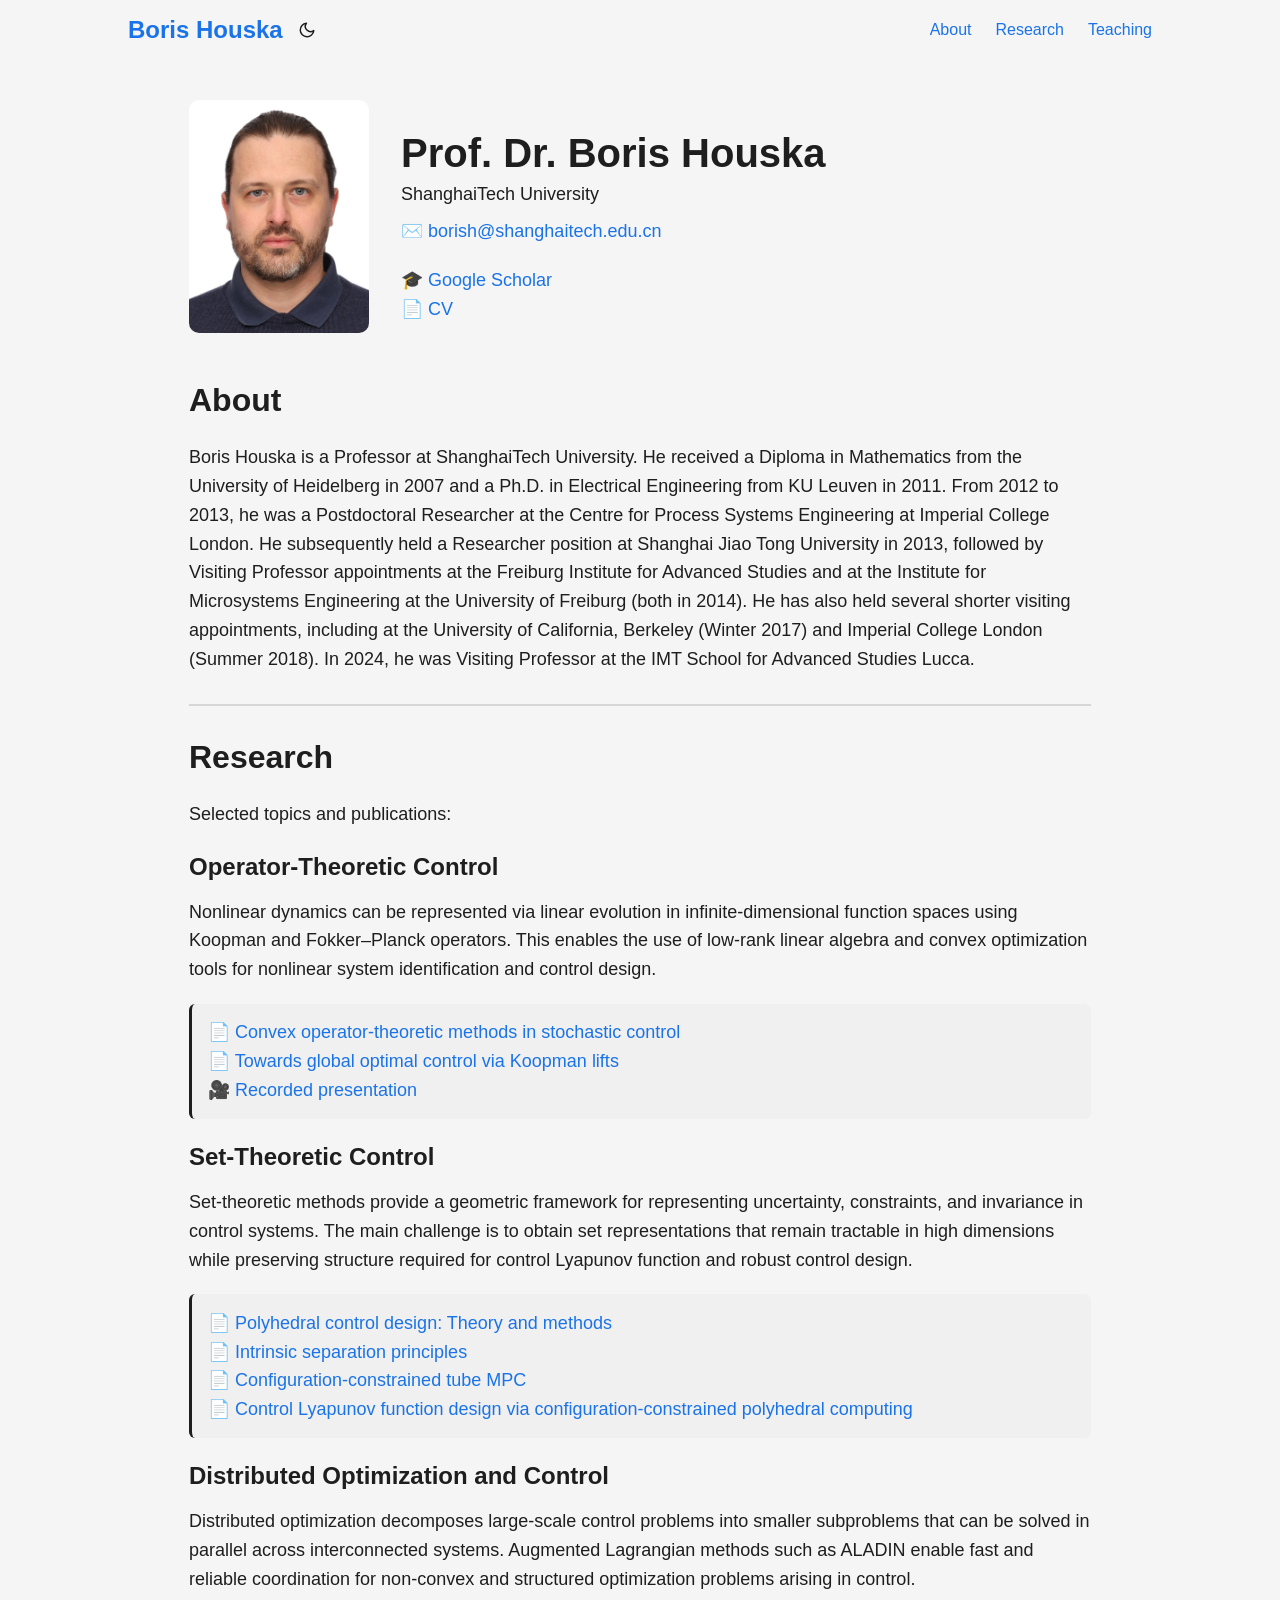
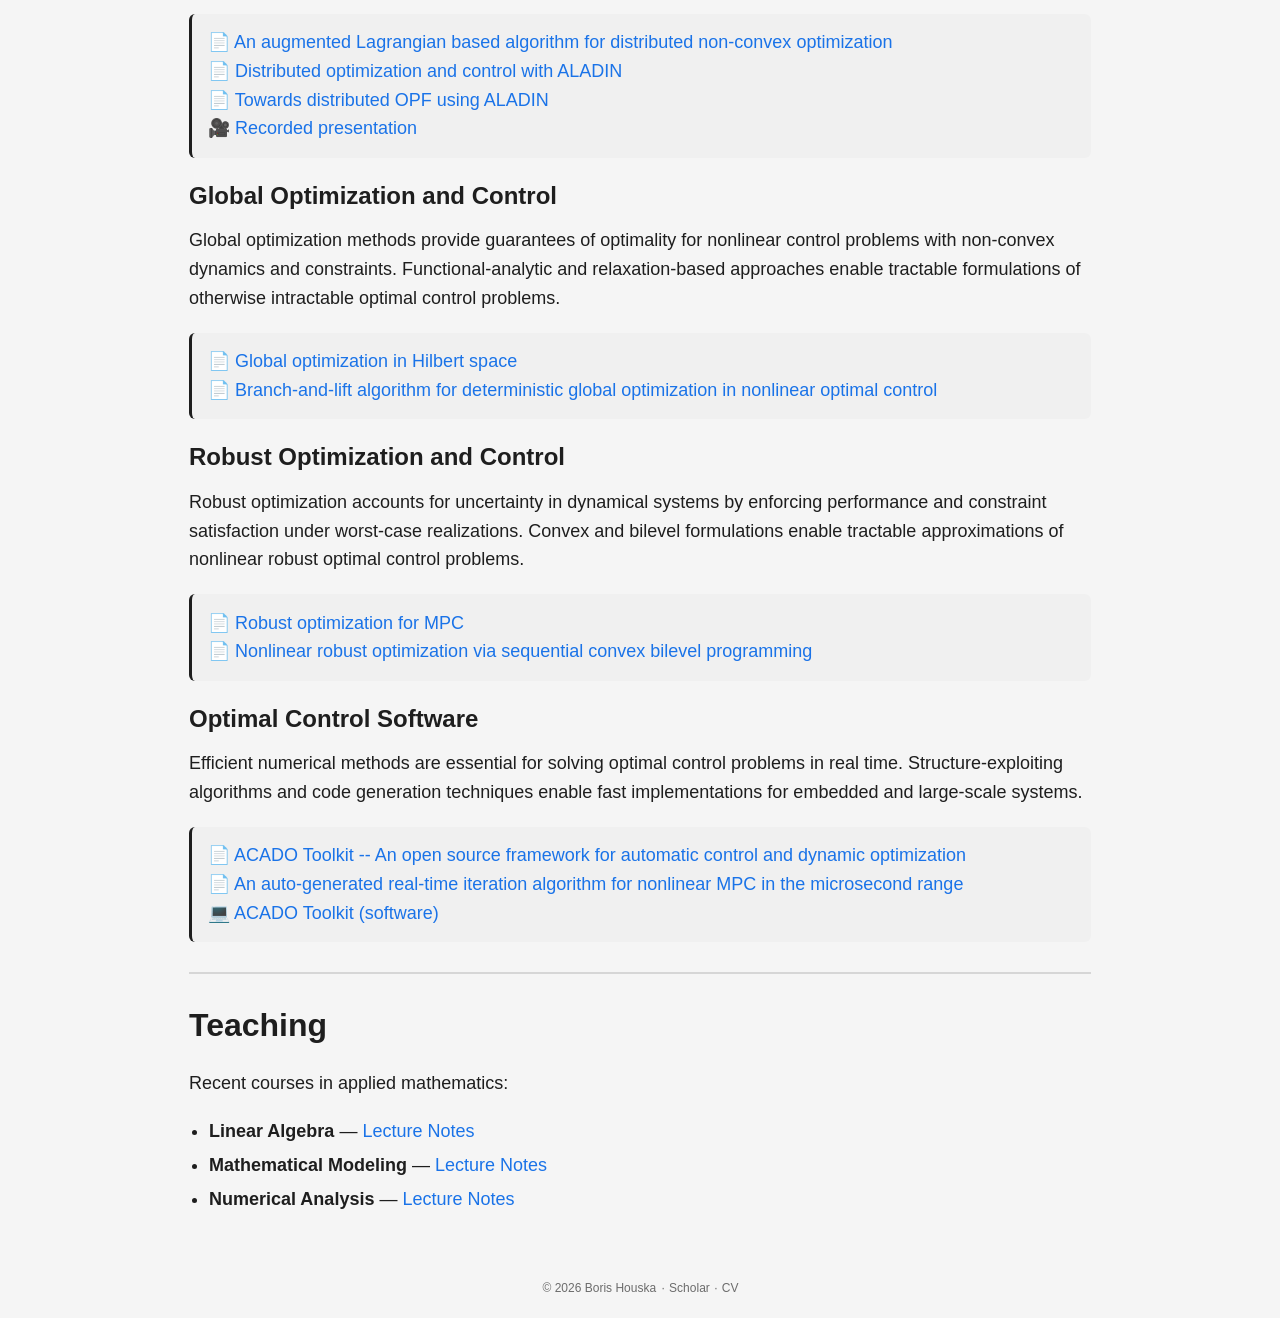
<file: index.html>
<!DOCTYPE html>
<html lang="en" dir="auto" data-theme="auto">

<head>
	<meta name="generator" content="Hugo 0.164.0"><meta charset="utf-8">
<meta http-equiv="X-UA-Compatible" content="IE=edge">
<meta name="viewport" content="width=device-width, initial-scale=1, shrink-to-fit=no">
<meta name="robots" content="index, follow">
<title>Boris Houska</title>

<meta name="description" content="">
<meta name="author" content="">
<link rel="canonical" href="https://boris-houska.github.io/">
<link crossorigin="anonymous" href="/assets/css/stylesheet.ed19f2a38a048118742281a5e0a6885731ac2a818f790fe9a4c237622e918c43.css" integrity="sha256-7Rnyo4oEgRh0IoGl4KaIVzGsKoGPeQ/ppMI3Yi6RjEM=" rel="preload stylesheet" as="style">
<link rel="icon" href="https://boris-houska.github.io/favicon.ico">
<link rel="icon" type="image/png" sizes="16x16" href="https://boris-houska.github.io/favicon-16x16.png">
<link rel="icon" type="image/png" sizes="32x32" href="https://boris-houska.github.io/favicon-32x32.png">
<link rel="apple-touch-icon" href="https://boris-houska.github.io/apple-touch-icon.png">
<link rel="mask-icon" href="https://boris-houska.github.io/safari-pinned-tab.svg">
<meta name="theme-color" content="#2e2e33">
<meta name="msapplication-TileColor" content="#2e2e33">
<link rel="alternate" type="application/rss+xml" href="https://boris-houska.github.io/index.xml" title="rss">
<link rel="alternate" hreflang="en" href="https://boris-houska.github.io/">
<noscript>
    <style>
        #theme-toggle,
        .top-link {
            display: none;
        }

    </style>
    <style>
        @media (prefers-color-scheme: dark) {
            :root {
                --theme: rgb(29, 30, 32);
                --entry: rgb(46, 46, 51);
                --primary: rgb(218, 218, 219);
                --secondary: rgb(155, 156, 157);
                --tertiary: rgb(65, 66, 68);
                --content: rgb(196, 196, 197);
                --code-block-bg: rgb(46, 46, 51);
                --code-bg: rgb(55, 56, 62);
                --border: rgb(51, 51, 51);
                color-scheme: dark;
            }

            .list {
                background: var(--theme);
            }

            .toc {
                background: var(--entry);
            }
        }

    </style>
</noscript>
<script>
    if (localStorage.getItem("pref-theme") === "dark") {
        document.querySelector("html").dataset.theme = 'dark';
    } else if (localStorage.getItem("pref-theme") === "light") {
       document.querySelector("html").dataset.theme = 'light';
    } else if (window.matchMedia('(prefers-color-scheme: dark)').matches) {
        document.querySelector("html").dataset.theme = 'dark';
    } else {
        document.querySelector("html").dataset.theme = 'light';
    }

</script><meta property="og:url" content="https://boris-houska.github.io/">
  <meta property="og:site_name" content="Boris Houska">
  <meta property="og:title" content="Boris Houska">
  <meta property="og:description" content="Prof. Dr. Boris Houska ShanghaiTech University
✉️ borish@shanghaitech.edu.cn
🎓 Google Scholar 📄 CV About Boris Houska is a Professor at ShanghaiTech University. He received a Diploma in Mathematics from the University of Heidelberg in 2007 and a Ph.D. in Electrical Engineering from KU Leuven in 2011. From 2012 to 2013, he was a Postdoctoral Researcher at the Centre for Process Systems Engineering at Imperial College London. He subsequently held a Researcher position at Shanghai Jiao Tong University in 2013, followed by Visiting Professor appointments at the Freiburg Institute for Advanced Studies and at the Institute for Microsystems Engineering at the University of Freiburg (both in 2014). He has also held several shorter visiting appointments, including at the University of California, Berkeley (Winter 2017) and Imperial College London (Summer 2018). In 2024, he was Visiting Professor at the IMT School for Advanced Studies Lucca.">
  <meta property="og:locale" content="en_us">
  <meta property="og:type" content="website">

  <meta name="twitter:card" content="summary">
  <meta name="twitter:title" content="Boris Houska">
  <meta name="twitter:description" content="Prof. Dr. Boris Houska ShanghaiTech University
✉️ borish@shanghaitech.edu.cn
🎓 Google Scholar 📄 CV About Boris Houska is a Professor at ShanghaiTech University. He received a Diploma in Mathematics from the University of Heidelberg in 2007 and a Ph.D. in Electrical Engineering from KU Leuven in 2011. From 2012 to 2013, he was a Postdoctoral Researcher at the Centre for Process Systems Engineering at Imperial College London. He subsequently held a Researcher position at Shanghai Jiao Tong University in 2013, followed by Visiting Professor appointments at the Freiburg Institute for Advanced Studies and at the Institute for Microsystems Engineering at the University of Freiburg (both in 2014). He has also held several shorter visiting appointments, including at the University of California, Berkeley (Winter 2017) and Imperial College London (Summer 2018). In 2024, he was Visiting Professor at the IMT School for Advanced Studies Lucca.">

<script type="application/ld+json">
{
  "@context": "https://schema.org",
  "@type": "Organization",
  "name": "Boris Houska",
  "url": "https://boris-houska.github.io/",
  "description": "",
  "logo": "https://boris-houska.github.io/favicon.ico",
  "sameAs": [
      
  ]
}
</script>
</head>
<body class="list" id="top">
    <header class="header">
    <nav class="header-nav">
        <div class="logo">
            <a href="https://boris-houska.github.io/" accesskey="h" title="Boris Houska (Alt + H)">Boris Houska</a>
            <div class="logo-switches">
                <button id="theme-toggle" class="theme-toggle" accesskey="t" title="(Alt + T)" aria-label="Toggle theme">
                    <svg class="moon" xmlns="http://www.w3.org/2000/svg" width="18" height="18" viewBox="0 0 24 24"
                        fill="none" stroke="currentColor" stroke-width="2" stroke-linecap="round"
                        stroke-linejoin="round">
                        <path d="M21 12.79A9 9 0 1 1 11.21 3 7 7 0 0 0 21 12.79z"></path>
                    </svg>
                    <svg class="sun" xmlns="http://www.w3.org/2000/svg" width="18" height="18" viewBox="0 0 24 24"
                        fill="none" stroke="currentColor" stroke-width="2" stroke-linecap="round"
                        stroke-linejoin="round">
                        <circle cx="12" cy="12" r="5"></circle>
                        <line x1="12" y1="1" x2="12" y2="3"></line>
                        <line x1="12" y1="21" x2="12" y2="23"></line>
                        <line x1="4.22" y1="4.22" x2="5.64" y2="5.64"></line>
                        <line x1="18.36" y1="18.36" x2="19.78" y2="19.78"></line>
                        <line x1="1" y1="12" x2="3" y2="12"></line>
                        <line x1="21" y1="12" x2="23" y2="12"></line>
                        <line x1="4.22" y1="19.78" x2="5.64" y2="18.36"></line>
                        <line x1="18.36" y1="5.64" x2="19.78" y2="4.22"></line>
                    </svg>
                </button>
            </div>
        </div>
        <ul id="menu" class="menu">
            <li>
                <a href="https://boris-houska.github.io/#about" title="About">
                    <span>About</span>
                </a>
            </li>
            <li>
                <a href="https://boris-houska.github.io/#research" title="Research">
                    <span>Research</span>
                </a>
            </li>
            <li>
                <a href="https://boris-houska.github.io/#teaching" title="Teaching">
                    <span>Teaching</span>
                </a>
            </li>
        </ul>
    </nav>
</header>
<main class="main"> 
<div class="md-content"><div style="display: flex; align-items: center; gap: 2rem; margin-bottom: 2rem;">
  <div style="flex: 0 0 180px;">
    <img src="/profile.jpg" style="width: 180px; border-radius: 10px;">
  </div>
<div>
  <h1 style="margin-bottom: 0.2rem;">Prof. Dr. Boris Houska</h1>
  <p style="margin: 0;">ShanghaiTech University</p>
  <p style="margin-top: 0.5rem;">
    ✉️ <a href="mailto:borish@shanghaitech.edu.cn">borish@shanghaitech.edu.cn</a><br>
  </p>
  <p style="margin-top: 0.5rem;">
    <a href="https://scholar.google.com/citations?user=FetRI5cAAAAJ&hl=en" target="_blank">
      🎓 Google Scholar
    </a><br>
    <a href="/cv.pdf" target="_blank">
      📄 CV
    </a>
  </p>
</div>
</div>
<h2 id="about">About<a hidden class="anchor" aria-hidden="true" href="#about">#</a></h2>
<p>Boris Houska is a Professor at ShanghaiTech University. He received a Diploma in Mathematics from the University of Heidelberg in 2007 and a Ph.D. in Electrical Engineering from KU Leuven in 2011. From 2012 to 2013, he was a Postdoctoral Researcher at the Centre for Process Systems Engineering at Imperial College London. He subsequently held a Researcher position at Shanghai Jiao Tong University in 2013, followed by Visiting Professor appointments at the Freiburg Institute for Advanced Studies and at the Institute for Microsystems Engineering at the University of Freiburg (both in 2014). He has also held several shorter visiting appointments, including at the University of California, Berkeley (Winter 2017) and Imperial College London (Summer 2018). In 2024, he was Visiting Professor at the IMT School for Advanced Studies Lucca.</p>
<hr>
<h2 id="research">Research<a hidden class="anchor" aria-hidden="true" href="#research">#</a></h2>
<p>Selected topics and publications:</p>
<h3 id="operator-theoretic-control">Operator-Theoretic Control<a hidden class="anchor" aria-hidden="true" href="#operator-theoretic-control">#</a></h3>
<p>Nonlinear dynamics can be represented via linear evolution in infinite-dimensional function spaces using Koopman and Fokker–Planck operators. This enables the use of low-rank linear algebra and convex optimization tools for nonlinear system identification and control design.</p>
<div class="card">
📄 <a href="/papers/Houska2025.pdf">Convex operator-theoretic methods in stochastic control</a><br>
📄 <a href="/papers/Villanueva2021.pdf">Towards global optimal control via Koopman lifts</a><br>
🎥 <a href="https://www.imsi.institute/videos/operator-theoretic-learning-and-control-a-paradigm-shift-in-stochastic-systems-theory/">Recorded presentation</a>
</div>
<h3 id="set-theoretic-control">Set-Theoretic Control<a hidden class="anchor" aria-hidden="true" href="#set-theoretic-control">#</a></h3>
<p>Set-theoretic methods provide a geometric framework for representing uncertainty, constraints, and invariance in control systems. The main challenge is to obtain set representations that remain tractable in high dimensions while preserving structure required for control Lyapunov function and robust control design.</p>
<div class="card">
📄 <a href="/papers/Houska2025a.pdf">Polyhedral control design: Theory and methods</a><br>
📄 <a href="/papers/Houska2026a.pdf">Intrinsic separation principles</a><br>
📄 <a href="/papers/Villanueva2024.pdf">Configuration-constrained tube MPC</a><br>
📄 <a href="/papers/Houska2026.pdf">Control Lyapunov function design via configuration-constrained polyhedral computing</a>
</div>
<h3 id="distributed-optimization-and-control">Distributed Optimization and Control<a hidden class="anchor" aria-hidden="true" href="#distributed-optimization-and-control">#</a></h3>
<p>Distributed optimization decomposes large-scale control problems into smaller subproblems that can be solved in parallel across interconnected systems. Augmented Lagrangian methods such as ALADIN enable fast and reliable coordination for non-convex and structured optimization problems arising in control.</p>
<div class="card">
📄 <a href="/papers/ALADIN.pdf">An augmented Lagrangian based algorithm for distributed non-convex optimization</a><br>
📄 <a href="/papers/AladinChapter.pdf">Distributed optimization and control with ALADIN</a><br>
📄 <a href="/papers/DistributedOPF.pdf">Towards distributed OPF using ALADIN</a><br>
🎥 <a href="https://www.youtube.com/watch?v=KTjygBLgCXM">Recorded presentation</a>
</div>
<h3 id="global-optimization-and-control">Global Optimization and Control<a hidden class="anchor" aria-hidden="true" href="#global-optimization-and-control">#</a></h3>
<p>Global optimization methods provide guarantees of optimality for nonlinear control problems with non-convex dynamics and constraints. Functional-analytic and relaxation-based approaches enable tractable formulations of otherwise intractable optimal control problems.</p>
<div class="card">
📄 <a href="/papers/GlobalHilbert.pdf">Global optimization in Hilbert space</a><br>
📄 <a href="/papers/BranchAndLift.pdf">Branch-and-lift algorithm for deterministic global optimization in nonlinear optimal control</a>
</div>
<h3 id="robust-optimization-and-control">Robust Optimization and Control<a hidden class="anchor" aria-hidden="true" href="#robust-optimization-and-control">#</a></h3>
<p>Robust optimization accounts for uncertainty in dynamical systems by enforcing performance and constraint satisfaction under worst-case realizations. Convex and bilevel formulations enable tractable approximations of nonlinear robust optimal control problems.</p>
<div class="card">
📄 <a href="/papers/RMPC.pdf">Robust optimization for MPC</a><br>
📄 <a href="/papers/Houska2013.pdf">Nonlinear robust optimization via sequential convex bilevel programming</a>
</div>
<h3 id="optimal-control-software">Optimal Control Software<a hidden class="anchor" aria-hidden="true" href="#optimal-control-software">#</a></h3>
<p>Efficient numerical methods are essential for solving optimal control problems in real time. Structure-exploiting algorithms and code generation techniques enable fast implementations for embedded and large-scale systems.</p>
<div class="card">
📄 <a href="/papers/Houska2011.pdf">ACADO Toolkit -- An open source framework for automatic control and dynamic optimization</a><br>
📄 <a href="/papers/Houska2011a.pdf">An auto-generated real-time iteration algorithm for nonlinear MPC in the microsecond range</a><br>
💻 <a href="https://acado.github.io/">ACADO Toolkit (software)</a>
</div>
<hr>
<h2 id="teaching">Teaching<a hidden class="anchor" aria-hidden="true" href="#teaching">#</a></h2>
<p>Recent courses in applied mathematics:</p>
<ul>
<li><strong>Linear Algebra</strong> — <a href="/lectures/LinearAlgebra.pdf">Lecture Notes</a></li>
<li><strong>Mathematical Modeling</strong> — <a href="/lectures/MathematicalModeling.pdf">Lecture Notes</a></li>
<li><strong>Numerical Analysis</strong> — <a href="/lectures/NumericalAnalysis.pdf">Lecture Notes</a></li>
</ul>


</div>
    </main>
    
<footer class="footer">
    <span>© 2026 Boris Houska</span>
    <span> · </span>
    <a href="https://scholar.google.com/citations?user=FetRI5cAAAAJ&hl=en">Scholar</a>
    <span> · </span>
    <a href="/cv.pdf">CV</a>
</footer>
<a href="#top" id="top-link" class="top-link hidden" aria-label="go to top" title="Go to Top (Alt + G)" accesskey="g">
    <svg xmlns="http://www.w3.org/2000/svg" viewBox="0 0 24 24" fill="none" stroke="currentColor" stroke-width="2"
        stroke-linecap="round" stroke-linejoin="round" class="feather feather-chevrons-up">
        <polyline points="17 11 12 6 7 11"></polyline>
        <polyline points="17 18 12 13 7 18"></polyline>
    </svg>
</a>

<script>
    let menu = document.getElementById('menu');
    if (menu) {
        
        const scrollPosition = localStorage.getItem("menu-scroll-position");
        if (scrollPosition) {
            menu.scrollLeft = parseInt(scrollPosition, 10);
        }
        
        menu.onscroll = function () {
            localStorage.setItem("menu-scroll-position", menu.scrollLeft);
        }
    }

    document.querySelectorAll('a[href^="#"]').forEach(anchor => {
        anchor.addEventListener("click", function (e) {
            e.preventDefault();
            var id = this.getAttribute("href").substr(1);
            if (!window.matchMedia('(prefers-reduced-motion: reduce)').matches) {
                document.querySelector(`[id='${decodeURIComponent(id)}']`).scrollIntoView({
                    behavior: "smooth"
                });
            } else {
                document.querySelector(`[id='${decodeURIComponent(id)}']`).scrollIntoView();
            }
            if (id === "top") {
                history.replaceState(null, null, " ");
            } else {
                history.pushState(null, null, `#${id}`);
            }
        });
    });

</script>
<script>
    var toplink = document.getElementById("top-link");
    window.onscroll = function () {
        const scrollThreshold = window.innerHeight;
        if (document.body.scrollTop > scrollThreshold || document.documentElement.scrollTop > scrollThreshold) {
            toplink.classList.remove("hidden");
        } else {
            toplink.classList.add("hidden");
        }
    };

</script>
<script>
    document.getElementById("theme-toggle").addEventListener("click", () => {
        const html = document.querySelector("html");
        if (html.dataset.theme === "dark") {
            html.dataset.theme = 'light';
            localStorage.setItem("pref-theme", 'light');
        } else {
            html.dataset.theme = 'dark';
            localStorage.setItem("pref-theme", 'dark');
        }
    })

</script>
</body>

</html>
</file>
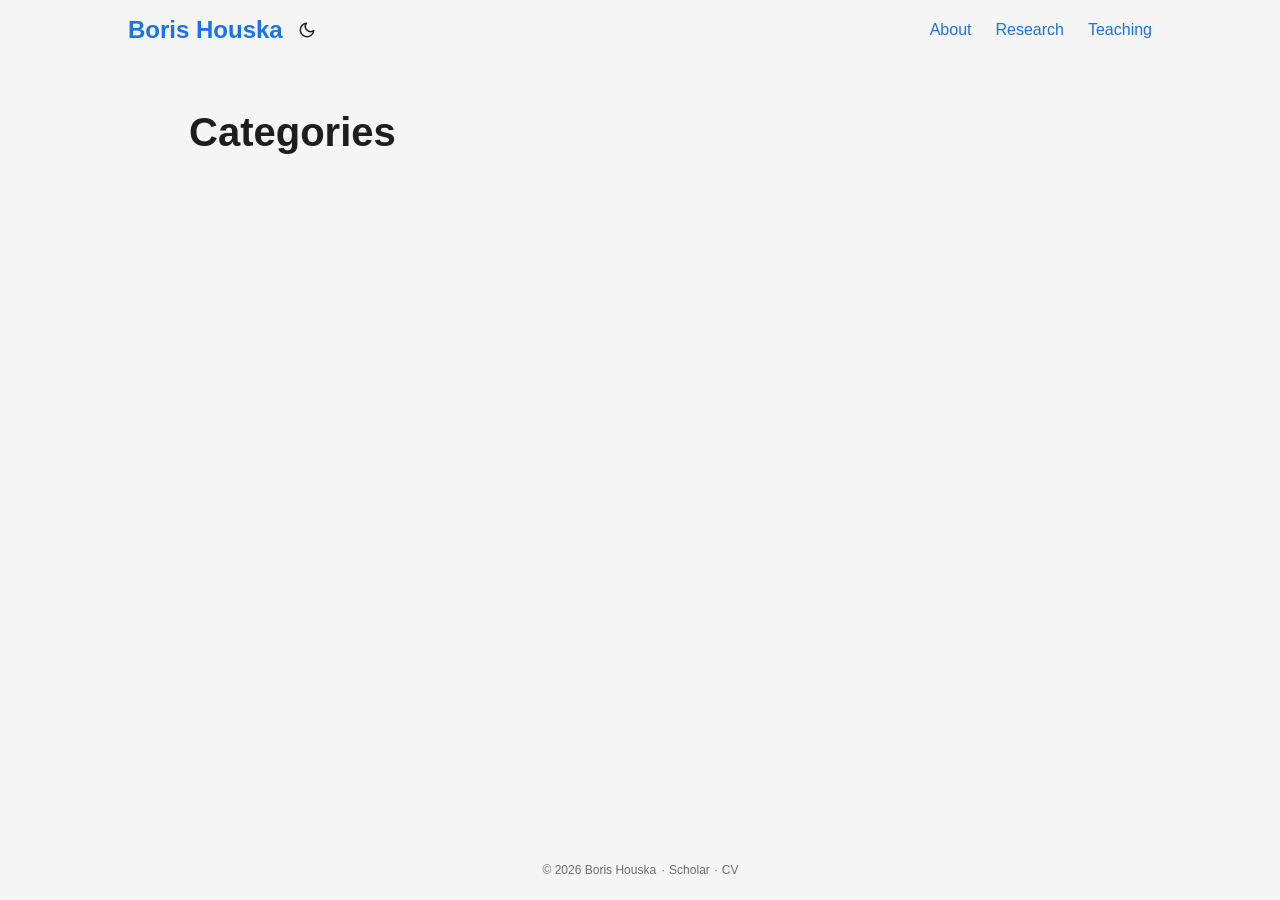
<file: categories/index.html>
<!DOCTYPE html>
<html lang="en" dir="auto" data-theme="auto">

<head><meta charset="utf-8">
<meta http-equiv="X-UA-Compatible" content="IE=edge">
<meta name="viewport" content="width=device-width, initial-scale=1, shrink-to-fit=no">
<meta name="robots" content="index, follow">
<title>Categories | Boris Houska</title>
<meta name="keywords" content="">
<meta name="description" content="">
<meta name="author" content="">
<link rel="canonical" href="https://boris-houska.github.io/categories/">
<link crossorigin="anonymous" href="/assets/css/stylesheet.ed19f2a38a048118742281a5e0a6885731ac2a818f790fe9a4c237622e918c43.css" integrity="sha256-7Rnyo4oEgRh0IoGl4KaIVzGsKoGPeQ/ppMI3Yi6RjEM=" rel="preload stylesheet" as="style">
<link rel="icon" href="https://boris-houska.github.io/favicon.ico">
<link rel="icon" type="image/png" sizes="16x16" href="https://boris-houska.github.io/favicon-16x16.png">
<link rel="icon" type="image/png" sizes="32x32" href="https://boris-houska.github.io/favicon-32x32.png">
<link rel="apple-touch-icon" href="https://boris-houska.github.io/apple-touch-icon.png">
<link rel="mask-icon" href="https://boris-houska.github.io/safari-pinned-tab.svg">
<meta name="theme-color" content="#2e2e33">
<meta name="msapplication-TileColor" content="#2e2e33">
<link rel="alternate" type="application/rss+xml" href="https://boris-houska.github.io/categories/index.xml" title="rss">
<link rel="alternate" hreflang="en" href="https://boris-houska.github.io/categories/">
<noscript>
    <style>
        #theme-toggle,
        .top-link {
            display: none;
        }

    </style>
    <style>
        @media (prefers-color-scheme: dark) {
            :root {
                --theme: rgb(29, 30, 32);
                --entry: rgb(46, 46, 51);
                --primary: rgb(218, 218, 219);
                --secondary: rgb(155, 156, 157);
                --tertiary: rgb(65, 66, 68);
                --content: rgb(196, 196, 197);
                --code-block-bg: rgb(46, 46, 51);
                --code-bg: rgb(55, 56, 62);
                --border: rgb(51, 51, 51);
                color-scheme: dark;
            }

            .list {
                background: var(--theme);
            }

            .toc {
                background: var(--entry);
            }
        }

    </style>
</noscript>
<script>
    if (localStorage.getItem("pref-theme") === "dark") {
        document.querySelector("html").dataset.theme = 'dark';
    } else if (localStorage.getItem("pref-theme") === "light") {
       document.querySelector("html").dataset.theme = 'light';
    } else if (window.matchMedia('(prefers-color-scheme: dark)').matches) {
        document.querySelector("html").dataset.theme = 'dark';
    } else {
        document.querySelector("html").dataset.theme = 'light';
    }

</script><meta property="og:url" content="https://boris-houska.github.io/categories/">
  <meta property="og:site_name" content="Boris Houska">
  <meta property="og:title" content="Categories">
  <meta property="og:locale" content="en_us">
  <meta property="og:type" content="website">

  <meta name="twitter:card" content="summary">
  <meta name="twitter:title" content="Categories">

</head>
<body class="list" id="top">
    <header class="header">
    <nav class="header-nav">
        <div class="logo">
            <a href="https://boris-houska.github.io/" accesskey="h" title="Boris Houska (Alt + H)">Boris Houska</a>
            <div class="logo-switches">
                <button id="theme-toggle" class="theme-toggle" accesskey="t" title="(Alt + T)" aria-label="Toggle theme">
                    <svg class="moon" xmlns="http://www.w3.org/2000/svg" width="18" height="18" viewBox="0 0 24 24"
                        fill="none" stroke="currentColor" stroke-width="2" stroke-linecap="round"
                        stroke-linejoin="round">
                        <path d="M21 12.79A9 9 0 1 1 11.21 3 7 7 0 0 0 21 12.79z"></path>
                    </svg>
                    <svg class="sun" xmlns="http://www.w3.org/2000/svg" width="18" height="18" viewBox="0 0 24 24"
                        fill="none" stroke="currentColor" stroke-width="2" stroke-linecap="round"
                        stroke-linejoin="round">
                        <circle cx="12" cy="12" r="5"></circle>
                        <line x1="12" y1="1" x2="12" y2="3"></line>
                        <line x1="12" y1="21" x2="12" y2="23"></line>
                        <line x1="4.22" y1="4.22" x2="5.64" y2="5.64"></line>
                        <line x1="18.36" y1="18.36" x2="19.78" y2="19.78"></line>
                        <line x1="1" y1="12" x2="3" y2="12"></line>
                        <line x1="21" y1="12" x2="23" y2="12"></line>
                        <line x1="4.22" y1="19.78" x2="5.64" y2="18.36"></line>
                        <line x1="18.36" y1="5.64" x2="19.78" y2="4.22"></line>
                    </svg>
                </button>
            </div>
        </div>
        <ul id="menu" class="menu">
            <li>
                <a href="https://boris-houska.github.io/#about" title="About">
                    <span>About</span>
                </a>
            </li>
            <li>
                <a href="https://boris-houska.github.io/#research" title="Research">
                    <span>Research</span>
                </a>
            </li>
            <li>
                <a href="https://boris-houska.github.io/#teaching" title="Teaching">
                    <span>Teaching</span>
                </a>
            </li>
        </ul>
    </nav>
</header>
<main class="main">
<header class="page-header">
    <h1>Categories</h1>
</header>

<ul class="terms-tags">
</ul>
    </main>
    
<footer class="footer">
    <span>© 2026 Boris Houska</span>
    <span> · </span>
    <a href="https://scholar.google.com/citations?user=FetRI5cAAAAJ&hl=en">Scholar</a>
    <span> · </span>
    <a href="/cv.pdf">CV</a>
</footer>
<a href="#top" id="top-link" class="top-link hidden" aria-label="go to top" title="Go to Top (Alt + G)" accesskey="g">
    <svg xmlns="http://www.w3.org/2000/svg" viewBox="0 0 24 24" fill="none" stroke="currentColor" stroke-width="2"
        stroke-linecap="round" stroke-linejoin="round" class="feather feather-chevrons-up">
        <polyline points="17 11 12 6 7 11"></polyline>
        <polyline points="17 18 12 13 7 18"></polyline>
    </svg>
</a>

<script>
    let menu = document.getElementById('menu');
    if (menu) {
        
        const scrollPosition = localStorage.getItem("menu-scroll-position");
        if (scrollPosition) {
            menu.scrollLeft = parseInt(scrollPosition, 10);
        }
        
        menu.onscroll = function () {
            localStorage.setItem("menu-scroll-position", menu.scrollLeft);
        }
    }

    document.querySelectorAll('a[href^="#"]').forEach(anchor => {
        anchor.addEventListener("click", function (e) {
            e.preventDefault();
            var id = this.getAttribute("href").substr(1);
            if (!window.matchMedia('(prefers-reduced-motion: reduce)').matches) {
                document.querySelector(`[id='${decodeURIComponent(id)}']`).scrollIntoView({
                    behavior: "smooth"
                });
            } else {
                document.querySelector(`[id='${decodeURIComponent(id)}']`).scrollIntoView();
            }
            if (id === "top") {
                history.replaceState(null, null, " ");
            } else {
                history.pushState(null, null, `#${id}`);
            }
        });
    });

</script>
<script>
    var toplink = document.getElementById("top-link");
    window.onscroll = function () {
        const scrollThreshold = window.innerHeight;
        if (document.body.scrollTop > scrollThreshold || document.documentElement.scrollTop > scrollThreshold) {
            toplink.classList.remove("hidden");
        } else {
            toplink.classList.add("hidden");
        }
    };

</script>
<script>
    document.getElementById("theme-toggle").addEventListener("click", () => {
        const html = document.querySelector("html");
        if (html.dataset.theme === "dark") {
            html.dataset.theme = 'light';
            localStorage.setItem("pref-theme", 'light');
        } else {
            html.dataset.theme = 'dark';
            localStorage.setItem("pref-theme", 'dark');
        }
    })

</script>
</body>

</html>
</file>
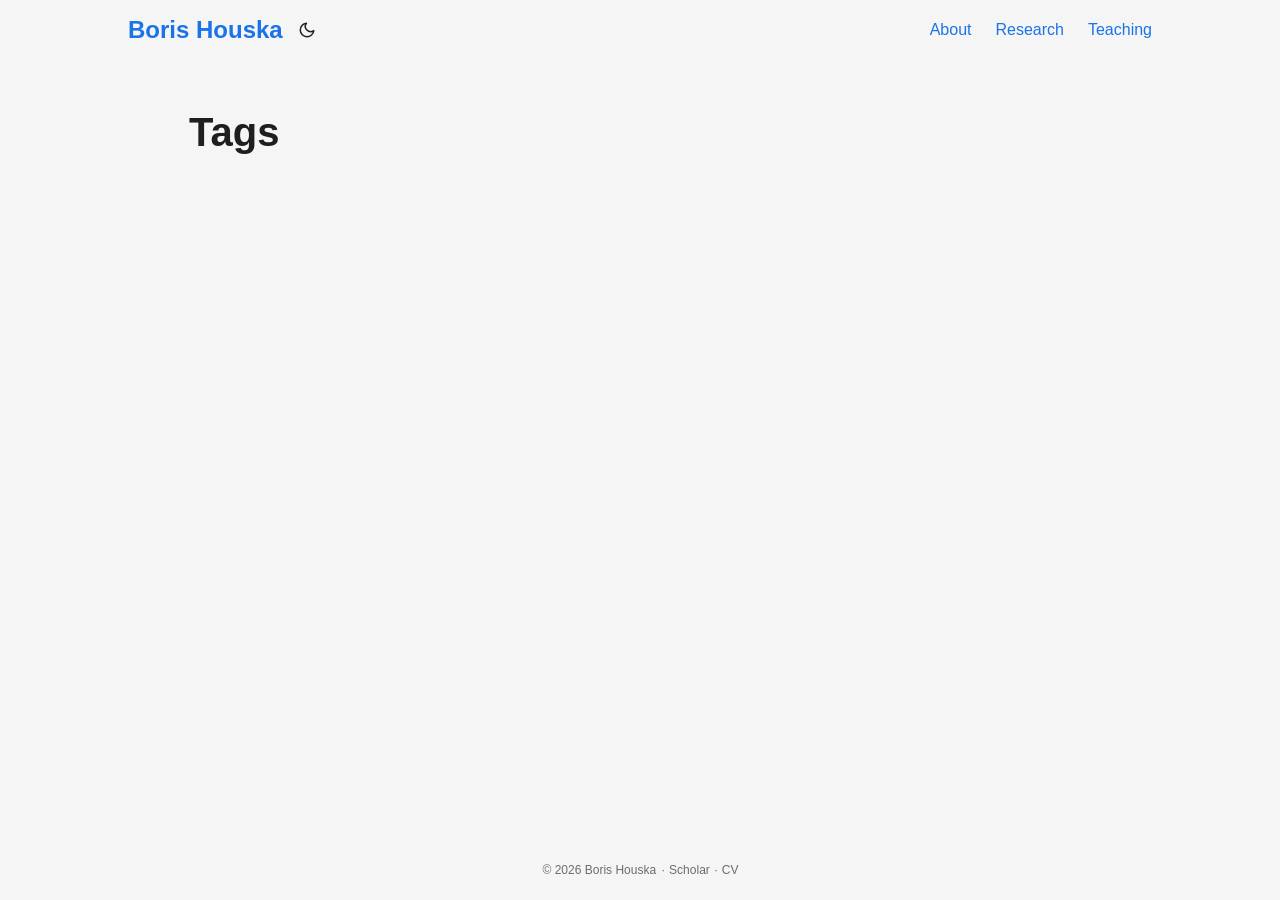
<file: tags/index.html>
<!DOCTYPE html>
<html lang="en" dir="auto" data-theme="auto">

<head><meta charset="utf-8">
<meta http-equiv="X-UA-Compatible" content="IE=edge">
<meta name="viewport" content="width=device-width, initial-scale=1, shrink-to-fit=no">
<meta name="robots" content="index, follow">
<title>Tags | Boris Houska</title>
<meta name="keywords" content="">
<meta name="description" content="">
<meta name="author" content="">
<link rel="canonical" href="https://boris-houska.github.io/tags/">
<link crossorigin="anonymous" href="/assets/css/stylesheet.ed19f2a38a048118742281a5e0a6885731ac2a818f790fe9a4c237622e918c43.css" integrity="sha256-7Rnyo4oEgRh0IoGl4KaIVzGsKoGPeQ/ppMI3Yi6RjEM=" rel="preload stylesheet" as="style">
<link rel="icon" href="https://boris-houska.github.io/favicon.ico">
<link rel="icon" type="image/png" sizes="16x16" href="https://boris-houska.github.io/favicon-16x16.png">
<link rel="icon" type="image/png" sizes="32x32" href="https://boris-houska.github.io/favicon-32x32.png">
<link rel="apple-touch-icon" href="https://boris-houska.github.io/apple-touch-icon.png">
<link rel="mask-icon" href="https://boris-houska.github.io/safari-pinned-tab.svg">
<meta name="theme-color" content="#2e2e33">
<meta name="msapplication-TileColor" content="#2e2e33">
<link rel="alternate" type="application/rss+xml" href="https://boris-houska.github.io/tags/index.xml" title="rss">
<link rel="alternate" hreflang="en" href="https://boris-houska.github.io/tags/">
<noscript>
    <style>
        #theme-toggle,
        .top-link {
            display: none;
        }

    </style>
    <style>
        @media (prefers-color-scheme: dark) {
            :root {
                --theme: rgb(29, 30, 32);
                --entry: rgb(46, 46, 51);
                --primary: rgb(218, 218, 219);
                --secondary: rgb(155, 156, 157);
                --tertiary: rgb(65, 66, 68);
                --content: rgb(196, 196, 197);
                --code-block-bg: rgb(46, 46, 51);
                --code-bg: rgb(55, 56, 62);
                --border: rgb(51, 51, 51);
                color-scheme: dark;
            }

            .list {
                background: var(--theme);
            }

            .toc {
                background: var(--entry);
            }
        }

    </style>
</noscript>
<script>
    if (localStorage.getItem("pref-theme") === "dark") {
        document.querySelector("html").dataset.theme = 'dark';
    } else if (localStorage.getItem("pref-theme") === "light") {
       document.querySelector("html").dataset.theme = 'light';
    } else if (window.matchMedia('(prefers-color-scheme: dark)').matches) {
        document.querySelector("html").dataset.theme = 'dark';
    } else {
        document.querySelector("html").dataset.theme = 'light';
    }

</script><meta property="og:url" content="https://boris-houska.github.io/tags/">
  <meta property="og:site_name" content="Boris Houska">
  <meta property="og:title" content="Tags">
  <meta property="og:locale" content="en_us">
  <meta property="og:type" content="website">

  <meta name="twitter:card" content="summary">
  <meta name="twitter:title" content="Tags">

</head>
<body class="list" id="top">
    <header class="header">
    <nav class="header-nav">
        <div class="logo">
            <a href="https://boris-houska.github.io/" accesskey="h" title="Boris Houska (Alt + H)">Boris Houska</a>
            <div class="logo-switches">
                <button id="theme-toggle" class="theme-toggle" accesskey="t" title="(Alt + T)" aria-label="Toggle theme">
                    <svg class="moon" xmlns="http://www.w3.org/2000/svg" width="18" height="18" viewBox="0 0 24 24"
                        fill="none" stroke="currentColor" stroke-width="2" stroke-linecap="round"
                        stroke-linejoin="round">
                        <path d="M21 12.79A9 9 0 1 1 11.21 3 7 7 0 0 0 21 12.79z"></path>
                    </svg>
                    <svg class="sun" xmlns="http://www.w3.org/2000/svg" width="18" height="18" viewBox="0 0 24 24"
                        fill="none" stroke="currentColor" stroke-width="2" stroke-linecap="round"
                        stroke-linejoin="round">
                        <circle cx="12" cy="12" r="5"></circle>
                        <line x1="12" y1="1" x2="12" y2="3"></line>
                        <line x1="12" y1="21" x2="12" y2="23"></line>
                        <line x1="4.22" y1="4.22" x2="5.64" y2="5.64"></line>
                        <line x1="18.36" y1="18.36" x2="19.78" y2="19.78"></line>
                        <line x1="1" y1="12" x2="3" y2="12"></line>
                        <line x1="21" y1="12" x2="23" y2="12"></line>
                        <line x1="4.22" y1="19.78" x2="5.64" y2="18.36"></line>
                        <line x1="18.36" y1="5.64" x2="19.78" y2="4.22"></line>
                    </svg>
                </button>
            </div>
        </div>
        <ul id="menu" class="menu">
            <li>
                <a href="https://boris-houska.github.io/#about" title="About">
                    <span>About</span>
                </a>
            </li>
            <li>
                <a href="https://boris-houska.github.io/#research" title="Research">
                    <span>Research</span>
                </a>
            </li>
            <li>
                <a href="https://boris-houska.github.io/#teaching" title="Teaching">
                    <span>Teaching</span>
                </a>
            </li>
        </ul>
    </nav>
</header>
<main class="main">
<header class="page-header">
    <h1>Tags</h1>
</header>

<ul class="terms-tags">
</ul>
    </main>
    
<footer class="footer">
    <span>© 2026 Boris Houska</span>
    <span> · </span>
    <a href="https://scholar.google.com/citations?user=FetRI5cAAAAJ&hl=en">Scholar</a>
    <span> · </span>
    <a href="/cv.pdf">CV</a>
</footer>
<a href="#top" id="top-link" class="top-link hidden" aria-label="go to top" title="Go to Top (Alt + G)" accesskey="g">
    <svg xmlns="http://www.w3.org/2000/svg" viewBox="0 0 24 24" fill="none" stroke="currentColor" stroke-width="2"
        stroke-linecap="round" stroke-linejoin="round" class="feather feather-chevrons-up">
        <polyline points="17 11 12 6 7 11"></polyline>
        <polyline points="17 18 12 13 7 18"></polyline>
    </svg>
</a>

<script>
    let menu = document.getElementById('menu');
    if (menu) {
        
        const scrollPosition = localStorage.getItem("menu-scroll-position");
        if (scrollPosition) {
            menu.scrollLeft = parseInt(scrollPosition, 10);
        }
        
        menu.onscroll = function () {
            localStorage.setItem("menu-scroll-position", menu.scrollLeft);
        }
    }

    document.querySelectorAll('a[href^="#"]').forEach(anchor => {
        anchor.addEventListener("click", function (e) {
            e.preventDefault();
            var id = this.getAttribute("href").substr(1);
            if (!window.matchMedia('(prefers-reduced-motion: reduce)').matches) {
                document.querySelector(`[id='${decodeURIComponent(id)}']`).scrollIntoView({
                    behavior: "smooth"
                });
            } else {
                document.querySelector(`[id='${decodeURIComponent(id)}']`).scrollIntoView();
            }
            if (id === "top") {
                history.replaceState(null, null, " ");
            } else {
                history.pushState(null, null, `#${id}`);
            }
        });
    });

</script>
<script>
    var toplink = document.getElementById("top-link");
    window.onscroll = function () {
        const scrollThreshold = window.innerHeight;
        if (document.body.scrollTop > scrollThreshold || document.documentElement.scrollTop > scrollThreshold) {
            toplink.classList.remove("hidden");
        } else {
            toplink.classList.add("hidden");
        }
    };

</script>
<script>
    document.getElementById("theme-toggle").addEventListener("click", () => {
        const html = document.querySelector("html");
        if (html.dataset.theme === "dark") {
            html.dataset.theme = 'light';
            localStorage.setItem("pref-theme", 'light');
        } else {
            html.dataset.theme = 'dark';
            localStorage.setItem("pref-theme", 'dark');
        }
    })

</script>
</body>

</html>
</file>
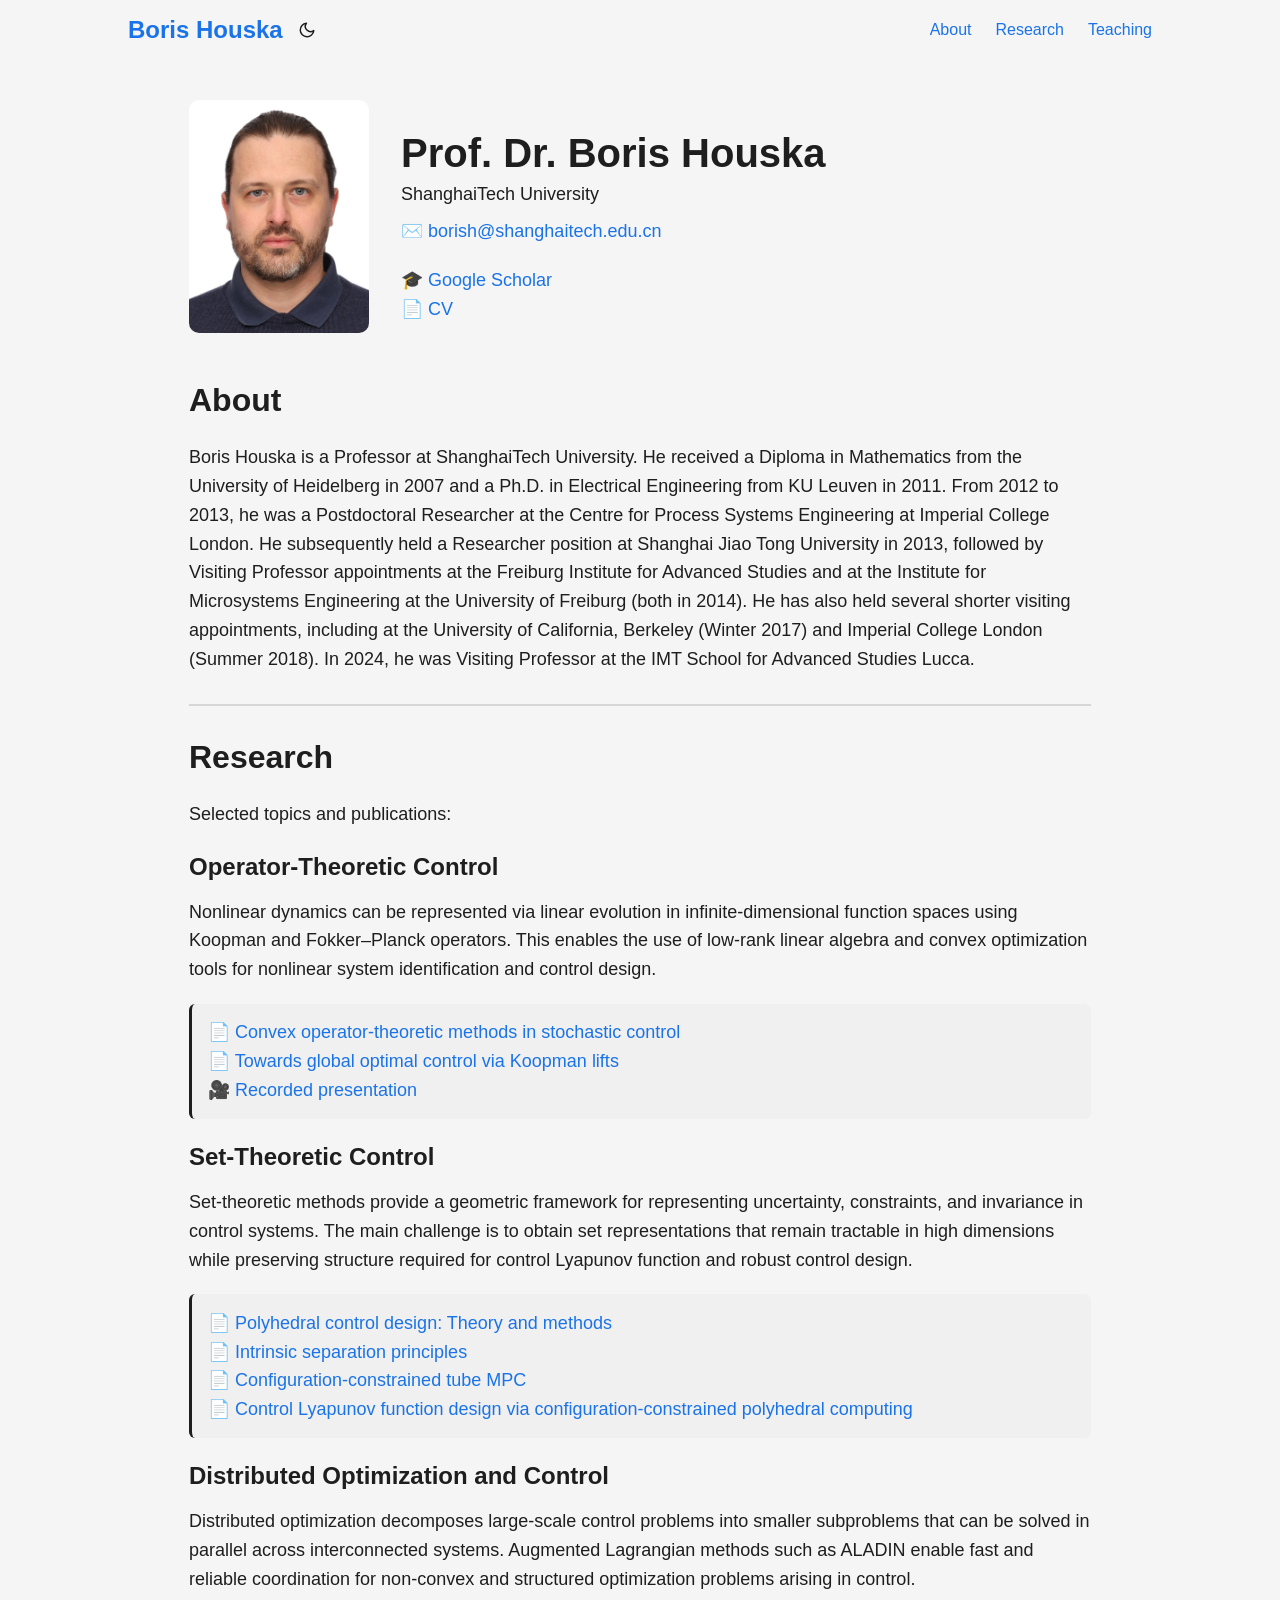
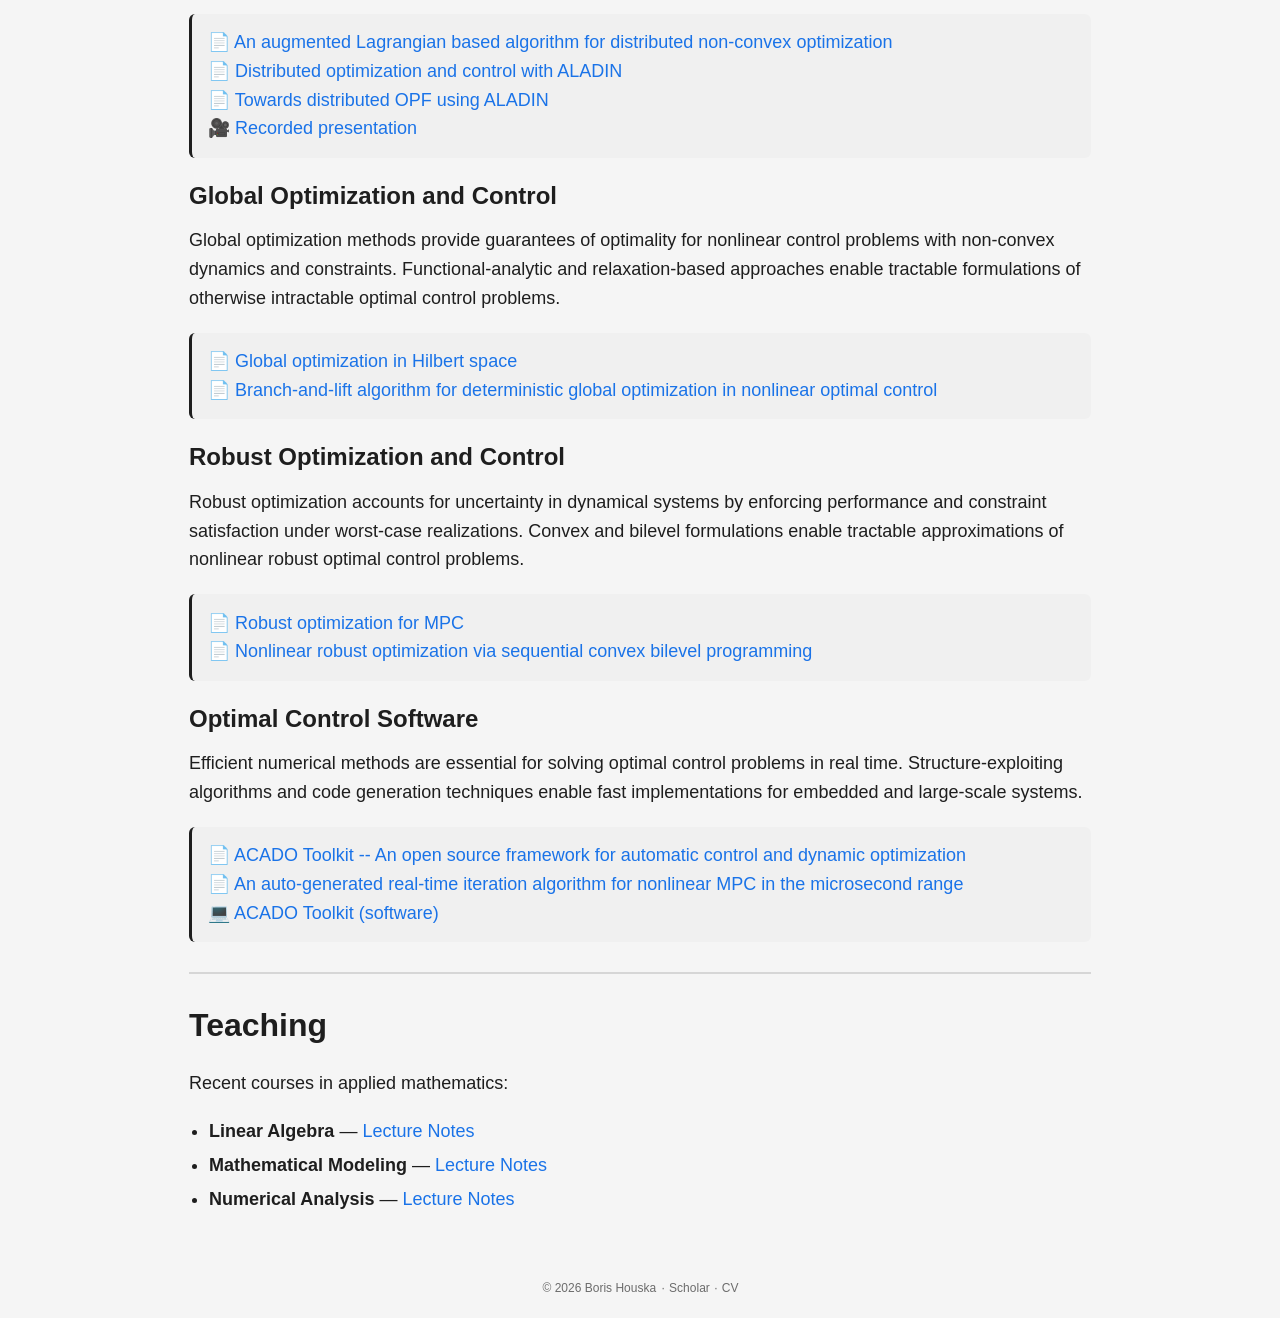
<file: page/1/index.html>
<!DOCTYPE html>
<html lang="en-us">
	<head>
		<title>https://boris-houska.github.io/</title>
		<link rel="canonical" href="https://boris-houska.github.io/">
		<meta charset="utf-8">
		<meta http-equiv="refresh" content="0; url=https://boris-houska.github.io/">
	</head>
</html>
</file>
<file: assets/css/stylesheet.ed19f2a38a048118742281a5e0a6885731ac2a818f790fe9a4c237622e918c43.css>
/*
  PaperMod v8+
  License: MIT https://github.com/adityatelange/hugo-PaperMod/blob/master/LICENSE
  Copyright (c) 2020 nanxiaobei and adityatelange
  Copyright (c) 2021-2026 adityatelange
*/
:root{--gap:24px;--content-gap:20px;--nav-width:1024px;--main-width:720px;--header-height:60px;--footer-height:60px;--radius:8px;--theme:rgb(255, 255, 255);--entry:rgb(255, 255, 255);--primary:rgb(30, 30, 30);--secondary:rgb(108, 108, 108);--tertiary:rgb(214, 214, 214);--content:rgb(31, 31, 31);--code-block-bg:rgb(28, 29, 33);--code-bg:rgb(245, 245, 245);--border:rgb(238, 238, 238);color-scheme:light}:root[data-theme=dark]{--theme:rgb(29, 30, 32);--entry:rgb(46, 46, 51);--primary:rgb(218, 218, 219);--secondary:rgb(155, 156, 157);--tertiary:rgb(65, 66, 68);--content:rgb(196, 196, 197);--code-block-bg:rgb(46, 46, 51);--code-bg:rgb(55, 56, 62);--border:rgb(51, 51, 51);color-scheme:dark}.list{background:var(--code-bg)}[data-theme=dark] .list{background:var(--theme)}*,::after,::before{box-sizing:border-box}html{-webkit-tap-highlight-color:transparent;overflow-y:scroll;-webkit-text-size-adjust:100%;text-size-adjust:100%}a,button,body,h1,h2,h3,h4,h5,h6{color:var(--primary)}body{font-family:-apple-system,BlinkMacSystemFont,segoe ui,Roboto,Oxygen,Ubuntu,Cantarell,open sans,helvetica neue,sans-serif;font-size:18px;line-height:1.6;word-break:break-word;background:var(--theme)}article,aside,figcaption,figure,footer,header,hgroup,main,nav,section,table{display:block}h1,h2,h3,h4,h5,h6{line-height:1.2}h1,h2,h3,h4,h5,h6,p{margin-top:0;margin-bottom:0}ul{padding:0}a{text-decoration:none}body,figure,ul{margin:0}table{width:100%;border-collapse:collapse;border-spacing:0;overflow-x:auto;word-break:keep-all}button,input,textarea{padding:0;font:inherit;background:0 0;border:0}input,textarea{outline:0}button,input[type=button],input[type=submit]{cursor:pointer}input:-webkit-autofill,textarea:-webkit-autofill{box-shadow:0 0 0 50px var(--theme)inset}img{display:block;max-width:100%}.not-found{position:absolute;left:0;right:0;display:flex;align-items:center;justify-content:center;height:80%;font-size:160px;font-weight:700}.archive-posts{width:100%;font-size:16px}.archive-year{margin-top:40px}.archive-year:not(:last-of-type){border-bottom:2px solid var(--border)}.archive-month{display:flex;align-items:flex-start;padding:10px 0}.archive-month-header{margin:25px 0;width:200px}.archive-month:not(:last-of-type){border-bottom:1px solid var(--border)}.archive-entry{position:relative;padding:5px;margin:10px 0}.archive-entry-title{margin:5px 0;font-weight:400}.archive-count,.archive-meta{color:var(--secondary);font-size:14px}.footer,.top-link{font-size:12px;color:var(--secondary)}.footer{max-width:calc(var(--main-width) + var(--gap) * 2);margin:auto;padding:calc((var(--footer-height) - var(--gap))/2)var(--gap);text-align:center;line-height:24px}.footer span{margin-inline-start:1px;margin-inline-end:1px}.footer span:last-child{white-space:nowrap}.footer a{color:inherit;text-underline-offset:.25rem;text-decoration:underline}.top-link{position:fixed;bottom:4rem;right:2rem;z-index:99;background:var(--tertiary);width:2.5rem;height:2.5rem;padding:10px;border-radius:64px;transition:visibility .3s,opacity .3s cubic-bezier(.4,0,1,1)}.hidden{visibility:hidden;opacity:0}.top-link,.top-link svg{filter:drop-shadow(0 0 0 var(--theme))}.footer a:hover,.top-link:hover{color:var(--primary)}.header-nav{display:flex;flex-wrap:wrap;justify-content:space-between;max-width:calc(var(--nav-width) + var(--gap) * 2);margin-inline-start:auto;margin-inline-end:auto;line-height:var(--header-height)}.header-nav a{display:block}.logo,.menu{display:flex;margin:auto var(--gap)}.logo{align-items:center;column-gap:.55rem;flex-wrap:wrap}.logo a{font-size:24px;font-weight:700;display:flex;align-items:center;column-gap:.55rem}.logo a img,.logo a svg{pointer-events:none;border-radius:6px}.theme-toggle{padding:0 .4rem}[data-theme=dark] .moon{display:none}[data-theme=light] .sun{display:none}.logo-switches{display:inline-flex;gap:.4rem;align-items:inherit;min-height:stretch;flex-wrap:inherit}.logo-switches>*{min-height:inherit;align-items:center;display:inline-flex}.lang-menu *{display:inherit;min-height:inherit;align-items:inherit}.lang-menu a{font-size:1rem;font-weight:500;padding:0 .4rem;display:inline-flex}.menu{list-style:none;word-break:keep-all;overflow-x:auto;white-space:nowrap}.menu li+li{margin-inline-start:var(--gap)}.menu a{font-size:16px}.menu .active{font-weight:500;border-bottom:2px solid}.main{position:relative;min-height:calc(100vh - var(--header-height) - var(--footer-height));max-width:calc(var(--main-width) + var(--gap) * 2);margin:auto;padding:var(--gap)}.page-header h1{font-size:40px}.pagination{display:flex}.pagination a{color:var(--theme);font-size:13px;line-height:36px;background:var(--primary);border-radius:calc(36px/2);padding:0 16px}.pagination .next{margin-inline-start:auto}.social-icons a{display:inline-flex;padding:10px}.social-icons a svg{height:26px;width:26px}code{direction:ltr}div.highlight,pre{position:relative}.copy-code{display:none;position:absolute;top:4px;right:4px;color:rgba(255,255,255,.8);background:rgba(78,78,78,.8);border-radius:var(--radius);padding:0 5px;font-size:14px;user-select:none}div.highlight:hover .copy-code,pre:hover .copy-code{display:block}.md-content h3,.md-content h4,.md-content h5,.md-content h6{margin:24px 0 16px}.md-content h1{margin:40px auto 32px;font-size:40px}.md-content h2{margin:32px auto 24px;font-size:32px}.md-content h3{font-size:24px}.md-content h4{font-size:16px}.md-content h5{font-size:14px}.md-content h6{font-size:12px}.md-content a{text-underline-offset:.3rem;text-decoration:underline}.md-content del{text-decoration:line-through}.md-content dl,.md-content ol,.md-content p,.md-content figure,.md-content ul{margin-bottom:var(--content-gap)}.md-content ol,.md-content ul{padding-inline-start:20px}.md-content li{margin-top:5px}.md-content li p{margin-bottom:0}.md-content dl{display:flex;flex-wrap:wrap;margin:0}.md-content dt{width:25%;font-weight:700}.md-content dd{width:75%;margin-inline-start:0;padding-inline-start:10px}.md-content dd~dd,.md-content dt~dt{margin-top:10px}.md-content table{margin-bottom:var(--content-gap)}.md-content table th,.md-content table:not(.highlighttable,.highlight table,.gist .highlight) td{min-width:80px;padding:8px 5px;line-height:1.5;border-bottom:1px solid var(--border)}.md-content table th{text-align:start}.md-content table:not(.highlighttable) td code:only-child{margin:auto 0}.md-content .highlight table{border-radius:var(--radius)}.md-content .highlight:not(table){margin-bottom:var(--content-gap);background:var(--code-block-bg)!important;border-radius:var(--radius);direction:ltr}.md-content li>.highlight{margin-inline-end:0}.md-content ul pre{margin-inline-start:calc(var(--gap) * -2)}.md-content .highlight pre{margin:0}.md-content .highlighttable{table-layout:fixed}.md-content .highlighttable td:first-child{width:40px}.md-content .highlighttable td .linenodiv{padding-inline-end:0!important}.md-content .highlighttable td .highlight,.md-content .highlighttable td .linenodiv pre{margin-bottom:0}.post-content code{padding:.2rem .3rem;font-size:.78em;line-height:1.5;background:var(--code-bg);border-radius:.2rem}.md-content pre code{display:grid;margin:auto 0;padding:10px;color:#d5d5d6;background:var(--code-block-bg)!important;border-radius:var(--radius);overflow-x:auto;word-break:break-all}.md-content blockquote{margin:1rem 0;padding-inline-start:1rem;border-inline-start:.3rem solid var(--primary)}.md-content hr{margin:30px 0;height:2px;background:var(--tertiary);border:0}.md-content iframe{max-width:100%}.md-content img{border-radius:var(--radius);margin:1rem 0}.md-content img[src*="#center"]{margin:1rem auto}.md-content figure.align-center{text-align:center}.md-content figure>figcaption{color:var(--primary);font-size:16px;font-weight:700;margin:8px 0 16px}.md-content figure>figcaption>p{color:var(--secondary);font-size:14px;font-weight:400}.md-content h1:hover .anchor,.md-content h2:hover .anchor,.md-content h3:hover .anchor,.md-content h4:hover .anchor,.md-content h5:hover .anchor,.md-content h6:hover .anchor{display:inline-flex;color:var(--secondary);margin-inline-start:8px;font-weight:500;user-select:none}.md-content img.in-text{display:inline;margin:auto}mark{border-radius:2px;padding:0 2px}audio{display:block;width:100%;border:1px solid var(--border);border-radius:var(--radius);overflow:hidden;height:2.5rem;margin-bottom:var(--content-gap)}audio::-webkit-media-controls-enclosure{border-radius:0}video{border:1px solid var(--code-bg);border-radius:var(--radius);max-width:100%}.first-entry{position:relative;display:flex;flex-direction:column;justify-content:center;min-height:320px;margin:var(--gap)0 calc(var(--gap) * 2)}.first-entry .entry-header{overflow:hidden;display:-webkit-box;-webkit-box-orient:vertical;-webkit-line-clamp:3}.first-entry .entry-header h1{font-size:34px;line-height:1.3}.first-entry .entry-header h2{font-size:40px}.first-entry .entry-content{margin:14px 0;font-size:16px;-webkit-line-clamp:3}.first-entry .entry-footer{font-size:14px}.home-info .entry-content{-webkit-line-clamp:unset;margin:0}.home-info .social-icons a:first-of-type{padding-inline-start:0}.post-entry{position:relative;margin-bottom:var(--gap);padding:var(--gap);background:var(--entry);border-radius:var(--radius);transition:transform .1s;border:1px solid var(--border)}.post-entry:active{transform:scale(.96)}.tag-entry .entry-cover{display:none}.entry-header h2{font-size:24px;line-height:1.3}.entry-content{margin:8px 0;color:var(--secondary);font-size:14px;line-height:1.6;overflow:hidden;display:-webkit-box;-webkit-box-orient:vertical;-webkit-line-clamp:2}.home-info .entry-content p{margin-block-start:1em;margin-block-end:1em}.entry-footer{color:var(--secondary);font-size:13px}.entry-link{position:absolute;left:0;right:0;top:0;bottom:0}.entry-hint{color:var(--secondary)}.entry-hint-parent{display:flex;justify-content:space-between}.entry-cover{font-size:14px;margin-bottom:var(--gap);text-align:center;border-radius:var(--radius);display:flex;flex-direction:column;gap:.5rem}.entry-cover img{border-radius:var(--radius);width:100%;height:auto}.entry-cover a{text-underline-offset:.3rem;text-decoration:underline}.page-header,.post-header{margin:24px auto var(--content-gap)}.post-title{font-size:40px}.post-description{margin-top:10px}.post-meta{margin-top:5px}.post-meta,.breadcrumbs{color:var(--secondary);font-size:14px}.breadcrumbs{display:flex;flex-wrap:wrap;align-items:center;gap:.2rem}.breadcrumbs a{font-size:16px}.breadcrumbs svg{height:1em}.i18n_list{display:inline-flex}.post-meta .i18n_list li{list-style:none;margin:auto 3px}.post-meta a,.toc a:hover{text-underline-offset:.3rem;text-decoration:underline}.post-meta a{color:var(--secondary);text-decoration-style:dotted}details.toc{margin-bottom:var(--content-gap);background:var(--code-bg);border-radius:var(--radius);border:1px solid var(--border)}[data-theme=dark] details.toc{background:var(--entry)}details.toc summary{padding:.5rem 1.2rem;border-radius:var(--radius)}details summary{cursor:pointer;display:list-item;width:100%;margin-inline-start:0;user-select:none}details .title{display:inline;font-weight:500;margin-inline-start:.2rem}details{interpolate-size:allow-keywords}details::details-content{height:0;opacity:0;overflow:clip;transition:height 150ms ease,opacity 150ms ease,content-visibility 150ms allow-discrete}details[open]::details-content{height:auto;opacity:1}details .inner{margin:0 2.4rem;padding-bottom:.6rem}details li ul{margin-inline-start:var(--gap)}.post-content{color:var(--content);margin:30px 0}.post-footer{margin-top:var(--content-gap)}.post-footer>*{margin-bottom:10px}.post-tags{display:flex;flex-wrap:wrap;gap:10px}.post-tags li{display:inline-block}.post-tags a,.share-buttons,.paginav{border-radius:var(--radius);background:var(--code-bg);border:1px solid var(--border)}.post-tags a{display:block;padding:0 14px;color:var(--secondary);font-size:14px;line-height:34px;background:var(--code-bg)}.post-tags a:hover,.paginav a:hover{background:var(--border)}.share-buttons{padding:10px;display:flex;justify-content:center;overflow-x:auto;gap:10px}.share-buttons li,.share-buttons a{display:inline-flex}.share-buttons a:not(:last-of-type){margin-inline-end:12px}.paginav{display:flex;line-height:1.2}.paginav .title{letter-spacing:1px;text-transform:uppercase;font-size:.8rem;color:var(--secondary)}.paginav a{width:50%;display:flex;flex-direction:column;gap:.5rem;padding:.8rem;border-radius:var(--radius)}.paginav span:hover:not(.title){text-underline-offset:.2rem;text-decoration:underline}.paginav .next{margin-inline-start:auto;text-align:right}[dir=rtl] .paginav .next{text-align:left}h1>a>svg{display:inline}.buttons,.main .profile{display:flex;justify-content:center}.main .profile{align-items:center;min-height:calc(100vh - var(--header-height) - var(--footer-height) - (var(--gap) * 2));text-align:center}.profile .profile_inner{display:flex;flex-direction:column;align-items:center;gap:1rem}.profile img{border-radius:50%}.buttons{flex-wrap:wrap;max-width:400px;gap:1rem}.button{background:var(--tertiary);border-radius:var(--radius);padding:.4rem .8rem}.searchbox input{padding:4px 10px;width:100%;color:var(--primary);font-weight:700;border:2px solid var(--tertiary);border-radius:var(--radius)}.searchbox input:focus{border-color:var(--secondary)}.searchResults li{list-style:none;border-radius:var(--radius);padding:10px;margin:10px 0;position:relative;font-weight:500}.searchResults{margin:10px 0;width:100%}.searchResults li:active{transition:transform .1s;transform:scale(.98)}.searchResults a{position:absolute;width:100%;height:100%;top:0;left:0}.searchResults .focus{transform:scale(.98);border:2px solid var(--tertiary)}.terms-tags{display:flex;flex-wrap:wrap;gap:20px;margin-top:var(--content-gap)}.terms-tags li{display:inline-block;font-weight:500}.terms-tags a{display:block;padding:4px 10px;background:var(--tertiary);border-radius:6px;transition:transform .1s}.terms-tags a:active{background:var(--tertiary);transform:scale(.96)}.bg{color:#cad3f5;background-color:#24273a}.chroma{color:#cad3f5;background-color:#24273a}.chroma .err{color:#ed8796}.chroma .lnlinks{outline:none;text-decoration:none;color:inherit}.chroma .lntd{vertical-align:top;padding:0;margin:0;border:0}.chroma .lntable{border-spacing:0;padding:0;margin:0;border:0}.chroma .hl{background-color:#474733}.chroma .lnt{white-space:pre;-webkit-user-select:none;user-select:none;margin-right:.4em;padding:0 .4em;color:#8087a2}.chroma .ln{white-space:pre;-webkit-user-select:none;user-select:none;margin-right:.4em;padding:0 .4em;color:#8087a2}.chroma .line{display:flex}.chroma .k{color:#c6a0f6}.chroma .kc{color:#f5a97f}.chroma .kd{color:#ed8796}.chroma .kn{color:#8bd5ca}.chroma .kp{color:#c6a0f6}.chroma .kr{color:#c6a0f6}.chroma .kt{color:#ed8796}.chroma .na{color:#8aadf4}.chroma .nb{color:#91d7e3}.chroma .bp{color:#91d7e3}.chroma .nc{color:#eed49f}.chroma .no{color:#eed49f}.chroma .nd{color:#8aadf4;font-weight:700}.chroma .ni{color:#8bd5ca}.chroma .ne{color:#f5a97f}.chroma .nf{color:#8aadf4}.chroma .fm{color:#8aadf4}.chroma .nl{color:#91d7e3}.chroma .nn{color:#f5a97f}.chroma .py{color:#f5a97f}.chroma .nt{color:#c6a0f6}.chroma .nv{color:#f4dbd6}.chroma .vc{color:#f4dbd6}.chroma .vg{color:#f4dbd6}.chroma .vi{color:#f4dbd6}.chroma .vm{color:#f4dbd6}.chroma .s{color:#a6da95}.chroma .sa{color:#ed8796}.chroma .sb{color:#a6da95}.chroma .sc{color:#a6da95}.chroma .dl{color:#8aadf4}.chroma .sd{color:#6e738d}.chroma .s2{color:#a6da95}.chroma .se{color:#8aadf4}.chroma .sh{color:#6e738d}.chroma .si{color:#a6da95}.chroma .sx{color:#a6da95}.chroma .sr{color:#8bd5ca}.chroma .s1{color:#a6da95}.chroma .ss{color:#a6da95}.chroma .m{color:#f5a97f}.chroma .mb{color:#f5a97f}.chroma .mf{color:#f5a97f}.chroma .mh{color:#f5a97f}.chroma .mi{color:#f5a97f}.chroma .il{color:#f5a97f}.chroma .mo{color:#f5a97f}.chroma .o{color:#91d7e3;font-weight:700}.chroma .ow{color:#91d7e3;font-weight:700}.chroma .c{color:#6e738d;font-style:italic}.chroma .ch{color:#6e738d;font-style:italic}.chroma .cm{color:#6e738d;font-style:italic}.chroma .c1{color:#6e738d;font-style:italic}.chroma .cs{color:#6e738d;font-style:italic}.chroma .cp{color:#6e738d;font-style:italic}.chroma .cpf{color:#6e738d;font-weight:700;font-style:italic}.chroma .gd{color:#ed8796;background-color:#363a4f}.chroma .ge{font-style:italic}.chroma .gr{color:#ed8796}.chroma .gh{color:#f5a97f;font-weight:700}.chroma .gi{color:#a6da95;background-color:#363a4f}.chroma .gs{font-weight:700}.chroma .gu{color:#f5a97f;font-weight:700}.chroma .gt{color:#ed8796}.chroma .gl{text-decoration:underline}.chroma{background-color:unset!important}.chroma .hl{display:flex}.chroma .lnt{padding:0 0 0 12px}.highlight pre.chroma code{padding:8px 0}.highlight pre.chroma .line .cl,.chroma .ln{padding:0 10px}.chroma .lntd:last-of-type{width:100%}@media screen and (max-width:768px){:root{--gap:14px}.profile img{transform:scale(.85)}.first-entry{min-height:260px}.archive-month{flex-direction:column}.archive-year{margin-top:20px}.footer{padding:calc((var(--footer-height) - var(--gap) - 10px)/2)var(--gap)}}@media screen and (max-width:900px){.list .top-link{transform:translateY(-5rem)}}@media screen and (max-width:340px){.share-buttons{justify-content:unset}}@media(prefers-reduced-motion){.terms-tags a:active,.button:active,.post-entry:active,.top-link,.searchResults .focus,.searchResults li:active{transform:none}}a{color:#1a73e8;text-decoration:none!important}a:hover{text-decoration:underline!important}.main{max-width:950px}.card{margin-top:.8rem;margin-bottom:1.2rem;padding:.9rem 1rem;border-left:3px solid var(--primary);background:rgba(0,0,0,2%);border-radius:6px}.card a{text-decoration:none}.card a:hover{text-decoration:underline}
</file>
